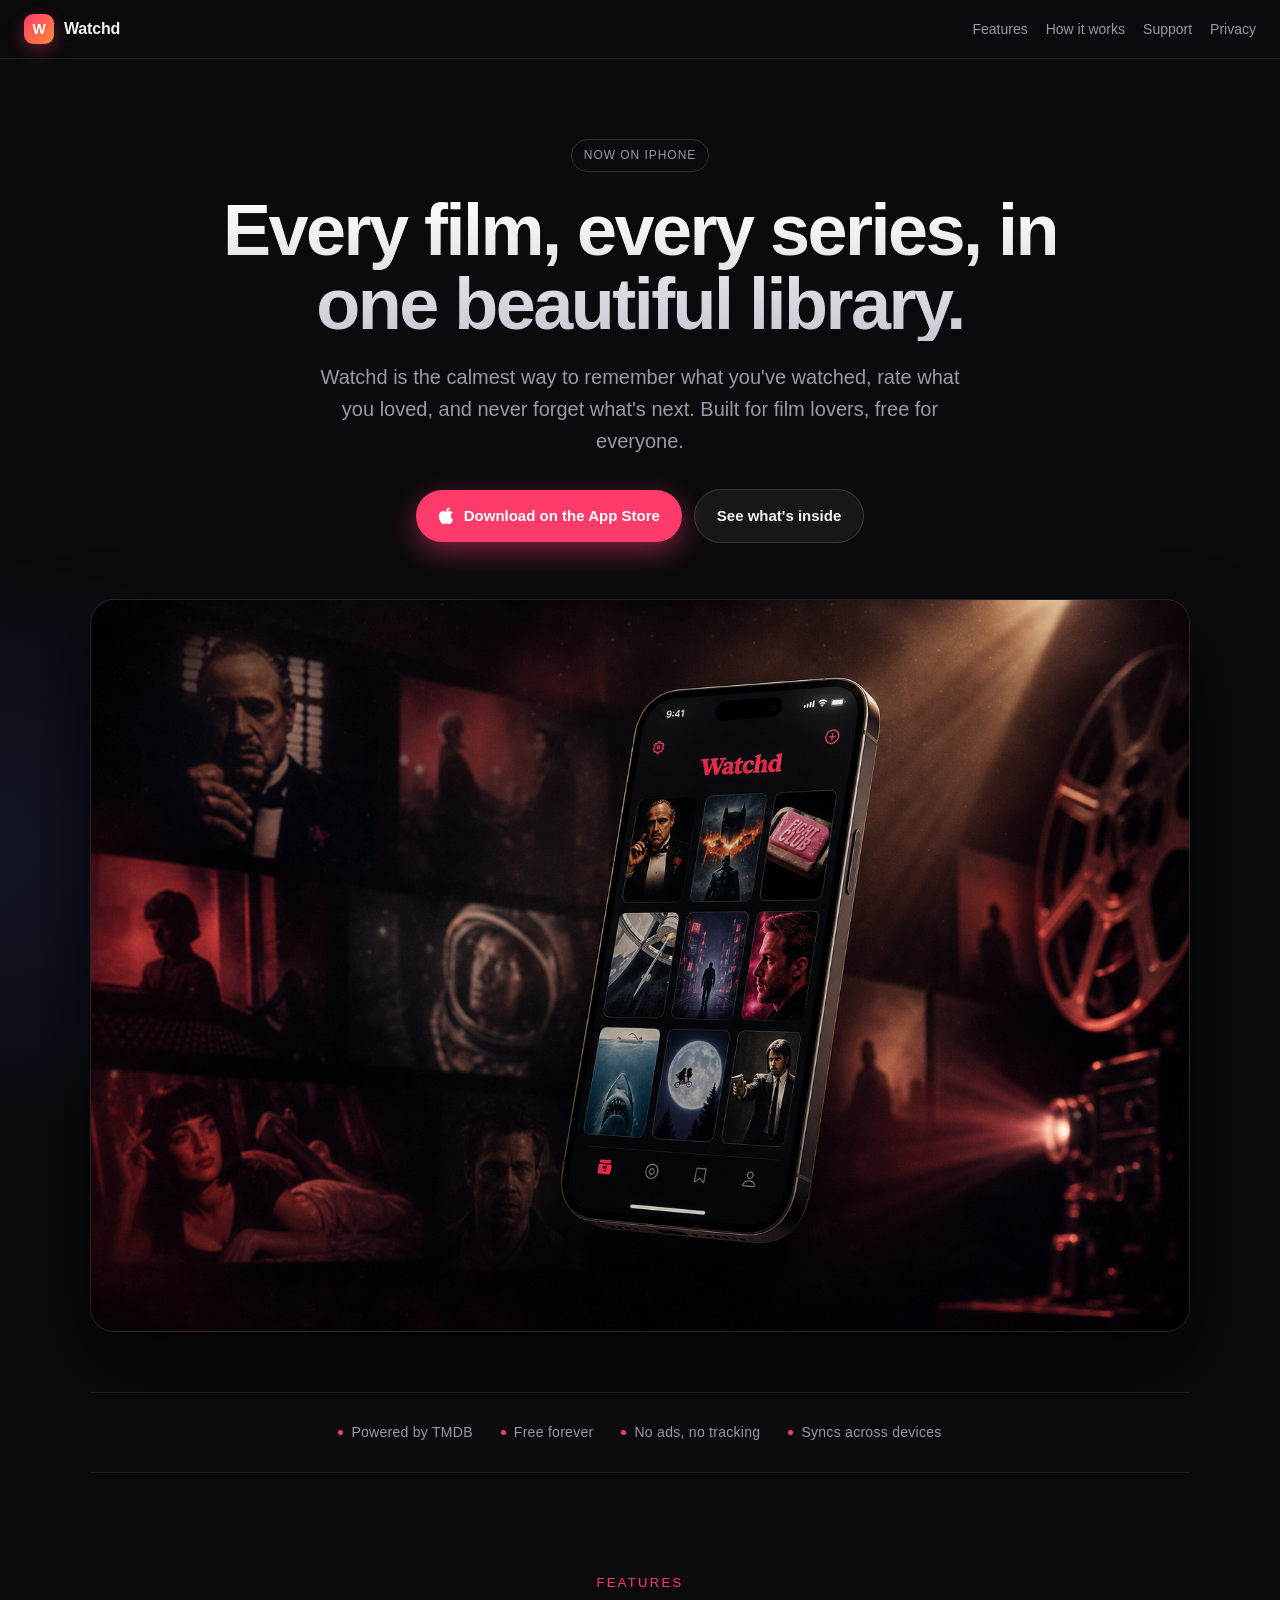
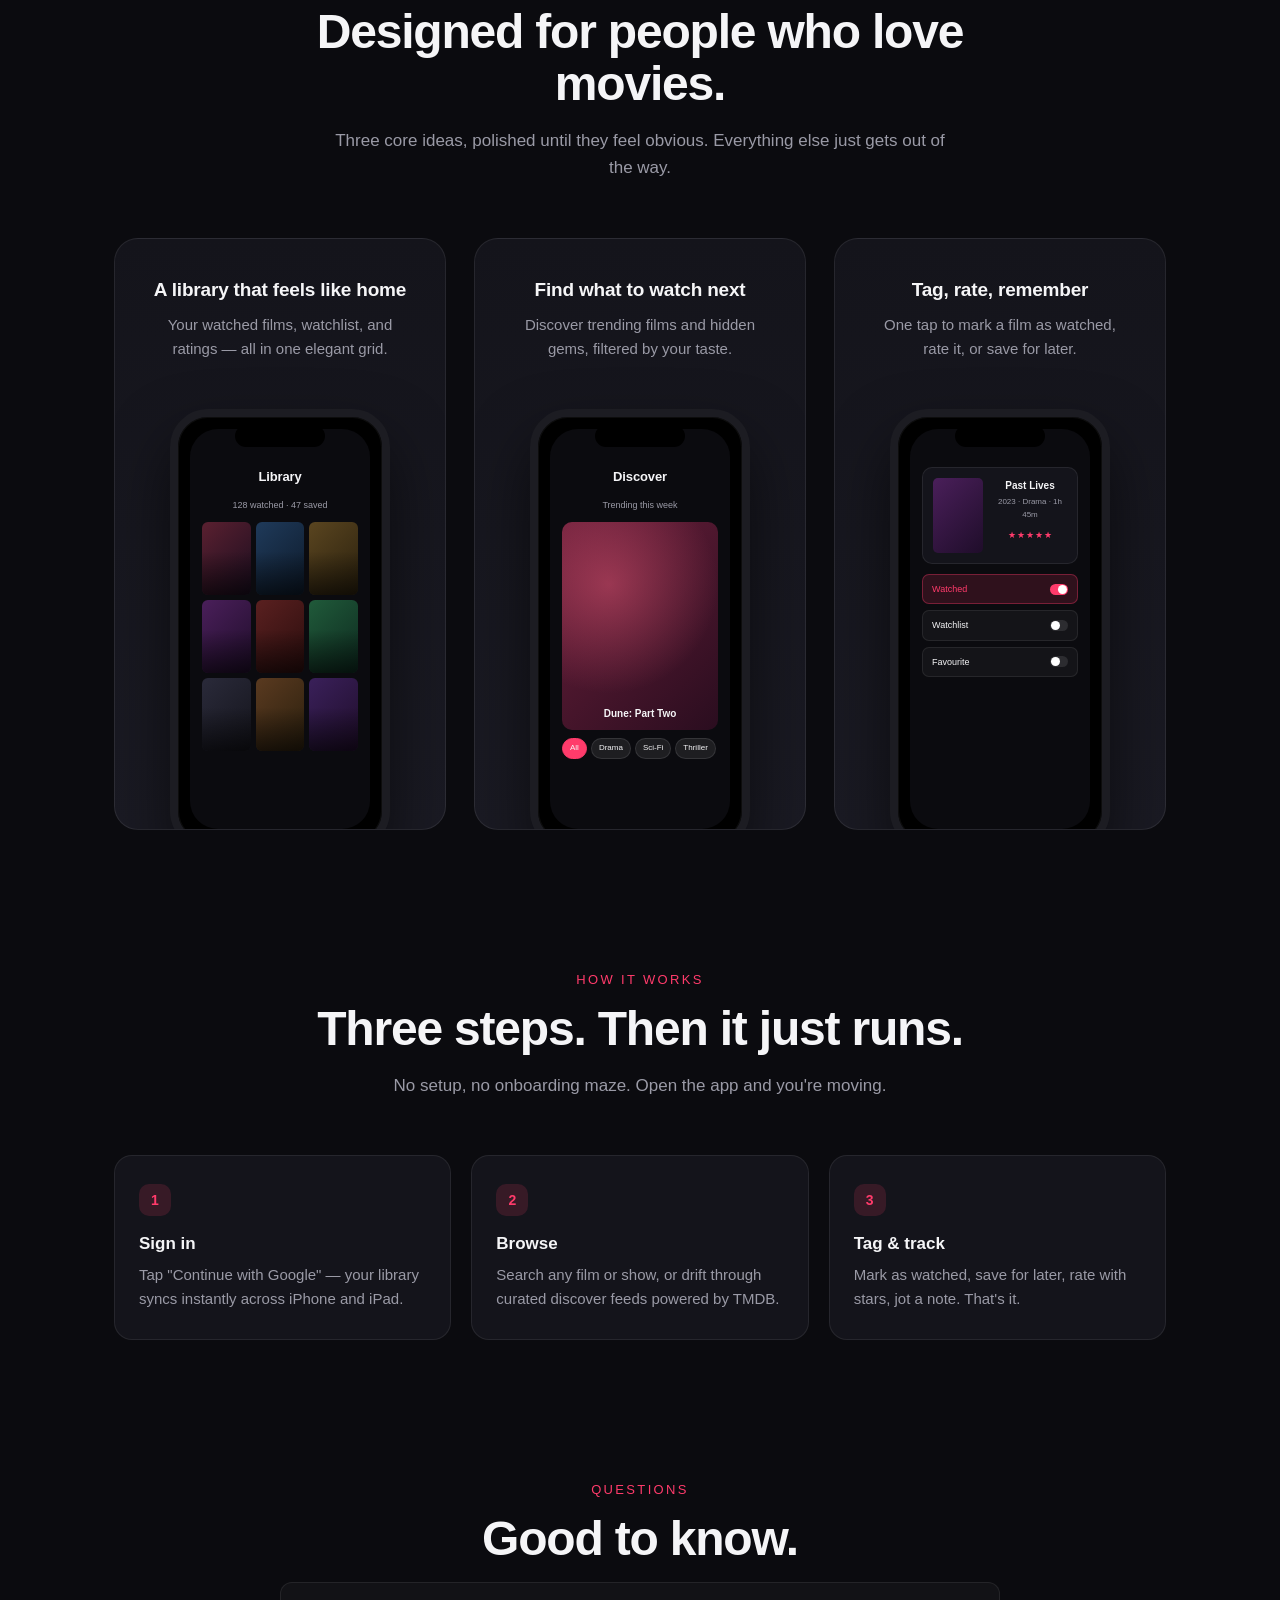
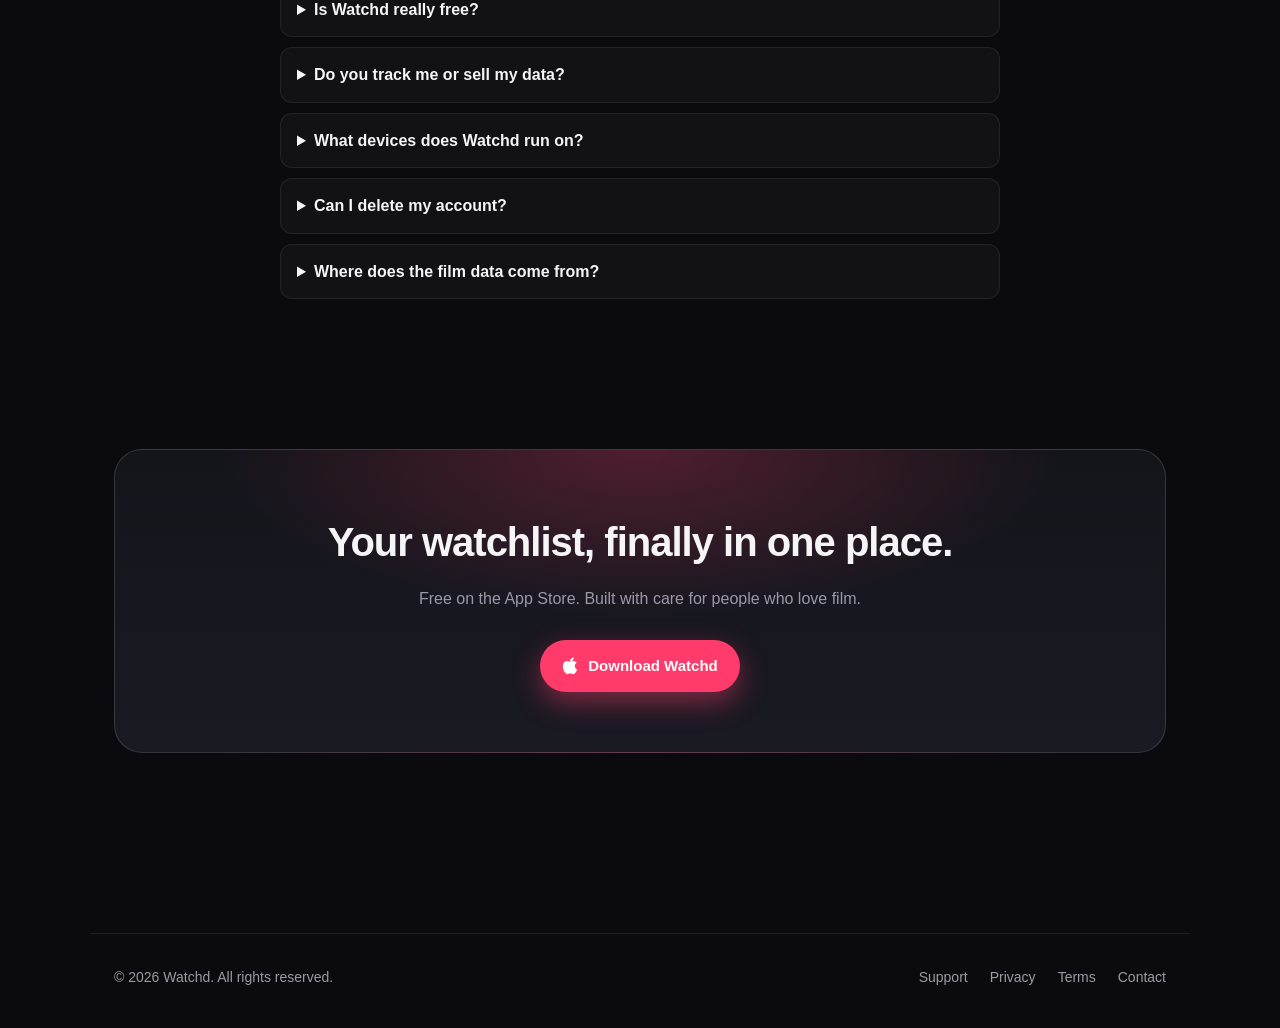
<file: watchd/index.html>
<!doctype html>
<html lang="en">
<head>
<meta charset="utf-8" />
<meta name="viewport" content="width=device-width, initial-scale=1" />
<title>Watchd — Track every movie & show. Beautifully.</title>
<meta name="description" content="Watchd is a beautifully simple iPhone app for tracking the movies and TV shows you watch, want to watch, and love. Free. No ads. No tracking." />
<meta property="og:title" content="Watchd — Track every movie & show" />
<meta property="og:description" content="A beautifully simple iPhone app for tracking what you watch." />
<meta property="og:image" content="./assets/hero.png" />
<meta property="og:type" content="website" />
<meta name="theme-color" content="#0b0b0f" />
<link rel="stylesheet" href="./assets/style.css" />
</head>
<body>
  <nav class="topnav">
    <a class="brand" href="./index.html">
      <span class="brand-logo">W</span>
      <span class="brand-name">Watchd</span>
    </a>
    <div class="topnav-links">
      <a href="#features">Features</a>
      <a href="#how">How it works</a>
      <a href="./support.html">Support</a>
      <a href="./privacy.html">Privacy</a>
    </div>
  </nav>

  <section class="hero">
    <span class="hero-eyebrow">Now on iPhone</span>
    <h1 class="hero-title">Every film, every series, in one beautiful library.</h1>
    <p class="hero-sub">Watchd is the calmest way to remember what you've watched, rate what you loved, and never forget what's next. Built for film lovers, free for everyone.</p>
    <div class="hero-cta">
      <a class="btn btn-primary" href="#" aria-label="Download on the App Store">
        <svg width="18" height="18" viewBox="0 0 24 24" fill="currentColor" aria-hidden="true"><path d="M17.05 12.04c-.03-2.94 2.4-4.36 2.51-4.43-1.37-2-3.5-2.27-4.26-2.3-1.81-.19-3.54 1.07-4.46 1.07-.93 0-2.35-1.05-3.86-1.02-1.98.03-3.82 1.16-4.84 2.94-2.07 3.59-.53 8.9 1.49 11.81.99 1.43 2.16 3.02 3.7 2.97 1.49-.06 2.05-.96 3.84-.96 1.79 0 2.3.96 3.86.93 1.6-.03 2.61-1.45 3.59-2.89 1.13-1.66 1.6-3.27 1.62-3.36-.04-.02-3.11-1.19-3.14-4.76M14.34 4.31c.82-1 1.37-2.38 1.22-3.76-1.18.05-2.61.79-3.46 1.78-.76.88-1.43 2.29-1.25 3.64 1.32.1 2.67-.67 3.49-1.66"/></svg>
        Download on the App Store
      </a>
      <a class="btn btn-ghost" href="#features">See what's inside</a>
    </div>
    <div class="hero-image reveal">
      <img src="./assets/hero.png" alt="Watchd app on iPhone, floating against a cinematic film-collage backdrop" loading="lazy" />
    </div>
  </section>

  <div class="strip">
    <span><i class="dot"></i> Powered by TMDB</span>
    <span><i class="dot"></i> Free forever</span>
    <span><i class="dot"></i> No ads, no tracking</span>
    <span><i class="dot"></i> Syncs across devices</span>
  </div>

  <section class="section" id="features">
    <span class="section-eyebrow">Features</span>
    <h2 class="section-title">Designed for people who love movies.</h2>
    <p class="section-sub">Three core ideas, polished until they feel obvious. Everything else just gets out of the way.</p>

    <div class="features">
      <article class="feature reveal">
        <h3>A library that feels like home</h3>
        <p>Your watched films, watchlist, and ratings — all in one elegant grid.</p>
        <div class="phone-wrap">
          <div class="phone">
            <div class="phone-screen">
              <div class="ps-title">Library</div>
              <div class="ps-sub">128 watched · 47 saved</div>
              <div class="ps-grid">
                <div class="ps-poster p1"></div>
                <div class="ps-poster p2"></div>
                <div class="ps-poster p3"></div>
                <div class="ps-poster p4"></div>
                <div class="ps-poster p5"></div>
                <div class="ps-poster p6"></div>
                <div class="ps-poster p7"></div>
                <div class="ps-poster p8"></div>
                <div class="ps-poster p9"></div>
              </div>
            </div>
          </div>
        </div>
      </article>

      <article class="feature reveal">
        <h3>Find what to watch next</h3>
        <p>Discover trending films and hidden gems, filtered by your taste.</p>
        <div class="phone-wrap">
          <div class="phone">
            <div class="phone-screen">
              <div class="ps-title">Discover</div>
              <div class="ps-sub">Trending this week</div>
              <div class="ps-hero">
                <div class="ps-hero-label">Dune: Part Two</div>
              </div>
              <div class="ps-chip-row">
                <span class="ps-chip active">All</span>
                <span class="ps-chip">Drama</span>
                <span class="ps-chip">Sci-Fi</span>
                <span class="ps-chip">Thriller</span>
              </div>
            </div>
          </div>
        </div>
      </article>

      <article class="feature reveal">
        <h3>Tag, rate, remember</h3>
        <p>One tap to mark a film as watched, rate it, or save for later.</p>
        <div class="phone-wrap">
          <div class="phone">
            <div class="phone-screen">
              <div class="ps-tag-card">
                <div class="ps-tag-poster"></div>
                <div class="ps-tag-content">
                  <div class="ps-tag-title">Past Lives</div>
                  <div class="ps-tag-meta">2023 · Drama · 1h 45m</div>
                  <div class="ps-stars">★★★★★</div>
                </div>
              </div>
              <div class="ps-actions">
                <div class="ps-action on">
                  <span>Watched</span>
                  <span class="ps-toggle on"></span>
                </div>
                <div class="ps-action">
                  <span>Watchlist</span>
                  <span class="ps-toggle"></span>
                </div>
                <div class="ps-action">
                  <span>Favourite</span>
                  <span class="ps-toggle"></span>
                </div>
              </div>
            </div>
          </div>
        </div>
      </article>
    </div>
  </section>

  <section class="section" id="how" style="padding-top: 40px;">
    <span class="section-eyebrow">How it works</span>
    <h2 class="section-title">Three steps. Then it just runs.</h2>
    <p class="section-sub">No setup, no onboarding maze. Open the app and you're moving.</p>

    <div class="steps">
      <div class="step reveal">
        <div class="step-num">1</div>
        <h3>Sign in</h3>
        <p>Tap "Continue with Google" — your library syncs instantly across iPhone and iPad.</p>
      </div>
      <div class="step reveal">
        <div class="step-num">2</div>
        <h3>Browse</h3>
        <p>Search any film or show, or drift through curated discover feeds powered by TMDB.</p>
      </div>
      <div class="step reveal">
        <div class="step-num">3</div>
        <h3>Tag &amp; track</h3>
        <p>Mark as watched, save for later, rate with stars, jot a note. That's it.</p>
      </div>
    </div>
  </section>

  <section class="section" style="padding-top: 40px;">
    <span class="section-eyebrow">Questions</span>
    <h2 class="section-title">Good to know.</h2>
    <div style="max-width: 720px; margin: 0 auto;">
      <details>
        <summary>Is Watchd really free?</summary>
        <p>Yes. No subscriptions, no in-app purchases, no ads. We may add optional premium features later, but the core experience stays free.</p>
      </details>
      <details>
        <summary>Do you track me or sell my data?</summary>
        <p>No. We don't run analytics SDKs, advertising networks, or any cross-app tracking. Read our <a href="./privacy.html">Privacy Policy</a> for the full breakdown.</p>
      </details>
      <details>
        <summary>What devices does Watchd run on?</summary>
        <p>iPhone (iOS 18 and later). iPad and Apple TV support are on the roadmap.</p>
      </details>
      <details>
        <summary>Can I delete my account?</summary>
        <p>Anytime, from Settings → Account → Delete account. Your data is permanently removed.</p>
      </details>
      <details>
        <summary>Where does the film data come from?</summary>
        <p>From <a href="https://www.themoviedb.org" target="_blank" rel="noopener">TMDB</a>. Watchd is not endorsed or certified by TMDB.</p>
      </details>
    </div>
  </section>

  <section class="section" style="padding-top: 40px;">
    <div class="cta-card reveal">
      <h2>Your watchlist, finally in one place.</h2>
      <p>Free on the App Store. Built with care for people who love film.</p>
      <a class="btn btn-primary" href="#">
        <svg width="18" height="18" viewBox="0 0 24 24" fill="currentColor" aria-hidden="true"><path d="M17.05 12.04c-.03-2.94 2.4-4.36 2.51-4.43-1.37-2-3.5-2.27-4.26-2.3-1.81-.19-3.54 1.07-4.46 1.07-.93 0-2.35-1.05-3.86-1.02-1.98.03-3.82 1.16-4.84 2.94-2.07 3.59-.53 8.9 1.49 11.81.99 1.43 2.16 3.02 3.7 2.97 1.49-.06 2.05-.96 3.84-.96 1.79 0 2.3.96 3.86.93 1.6-.03 2.61-1.45 3.59-2.89 1.13-1.66 1.6-3.27 1.62-3.36-.04-.02-3.11-1.19-3.14-4.76M14.34 4.31c.82-1 1.37-2.38 1.22-3.76-1.18.05-2.61.79-3.46 1.78-.76.88-1.43 2.29-1.25 3.64 1.32.1 2.67-.67 3.49-1.66"/></svg>
        Download Watchd
      </a>
    </div>
  </section>

  <footer class="site-footer">
    <div>&copy; <span id="y"></span> Watchd. All rights reserved.</div>
    <div class="site-footer-links">
      <a href="./support.html">Support</a>
      <a href="./privacy.html">Privacy</a>
      <a href="./terms.html">Terms</a>
      <a href="mailto:support@watchd.app">Contact</a>
    </div>
  </footer>

  <script>
    document.getElementById('y').textContent = new Date().getFullYear();
    const io = new IntersectionObserver((entries) => {
      for (const e of entries) {
        if (e.isIntersecting) {
          e.target.classList.add('in');
          io.unobserve(e.target);
        }
      }
    }, { threshold: 0.12 });
    document.querySelectorAll('.reveal').forEach(el => io.observe(el));
  </script>
</body>
</html>
</file>
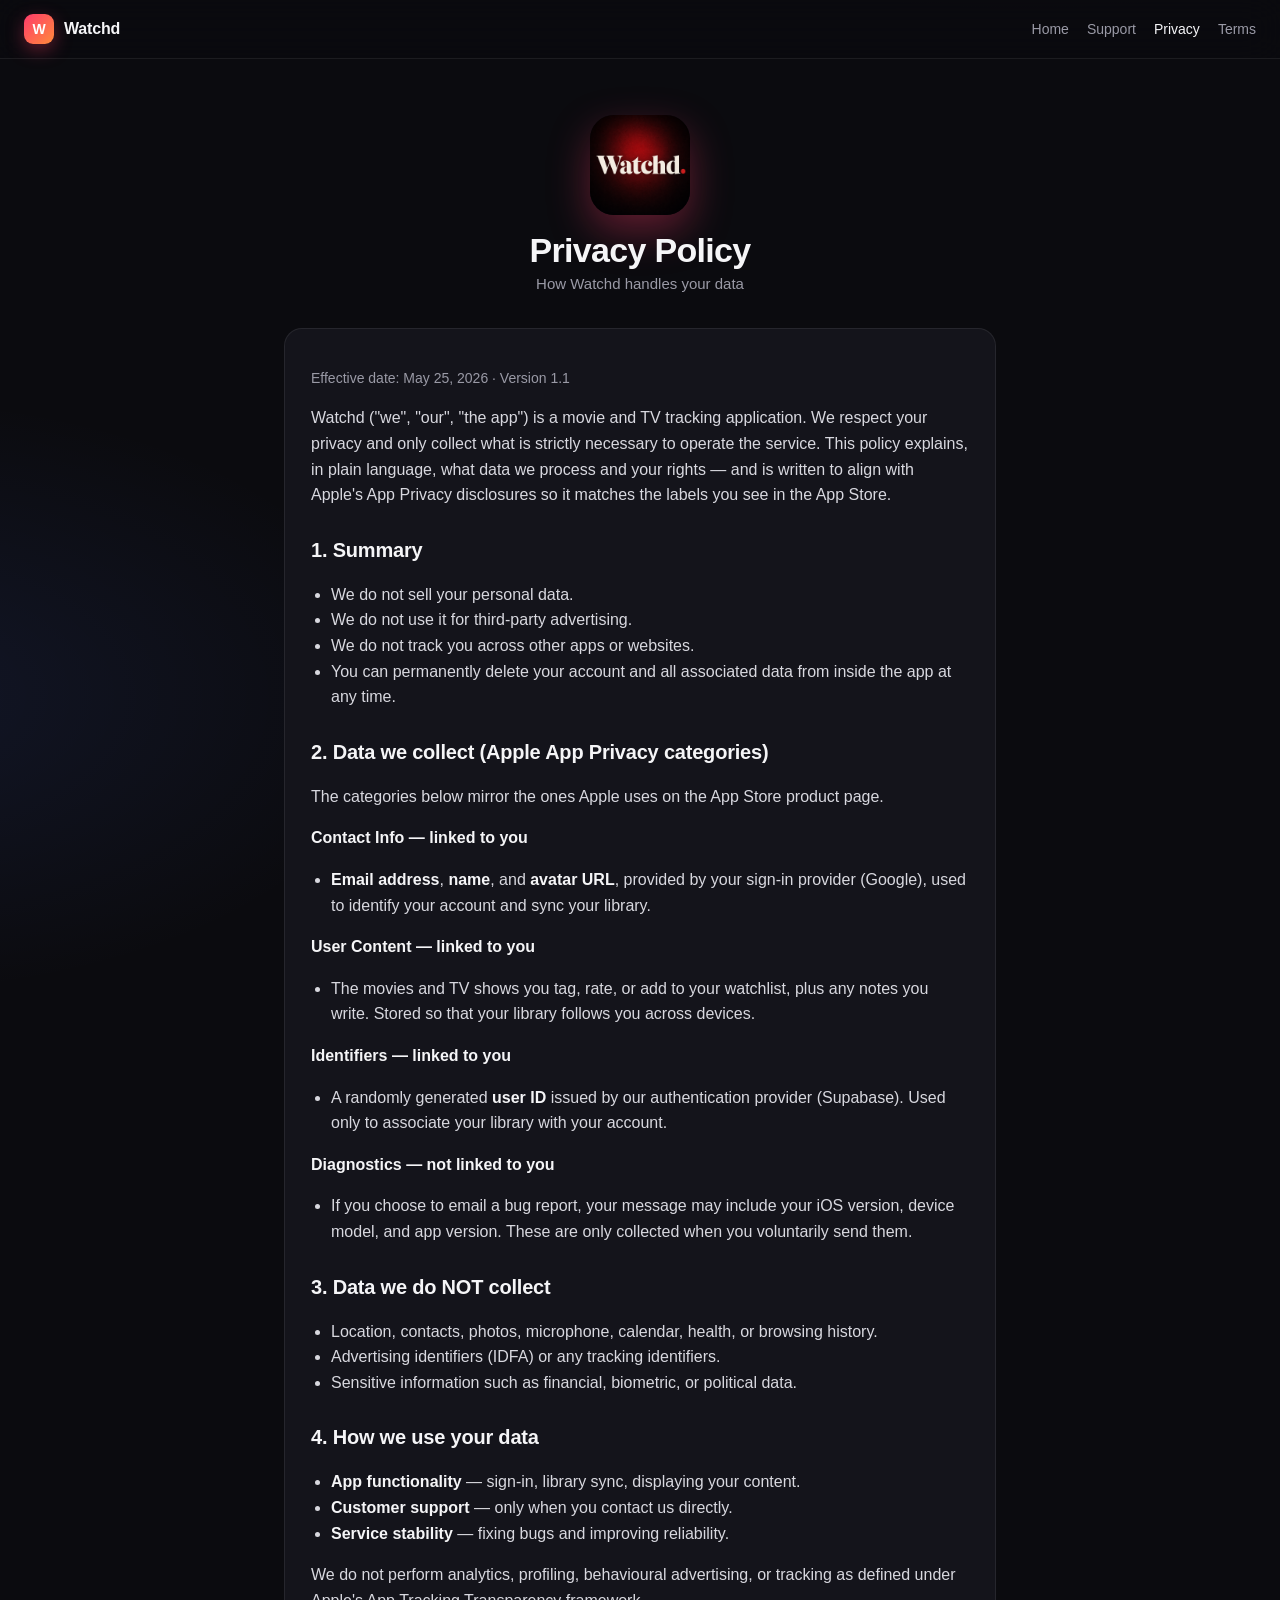
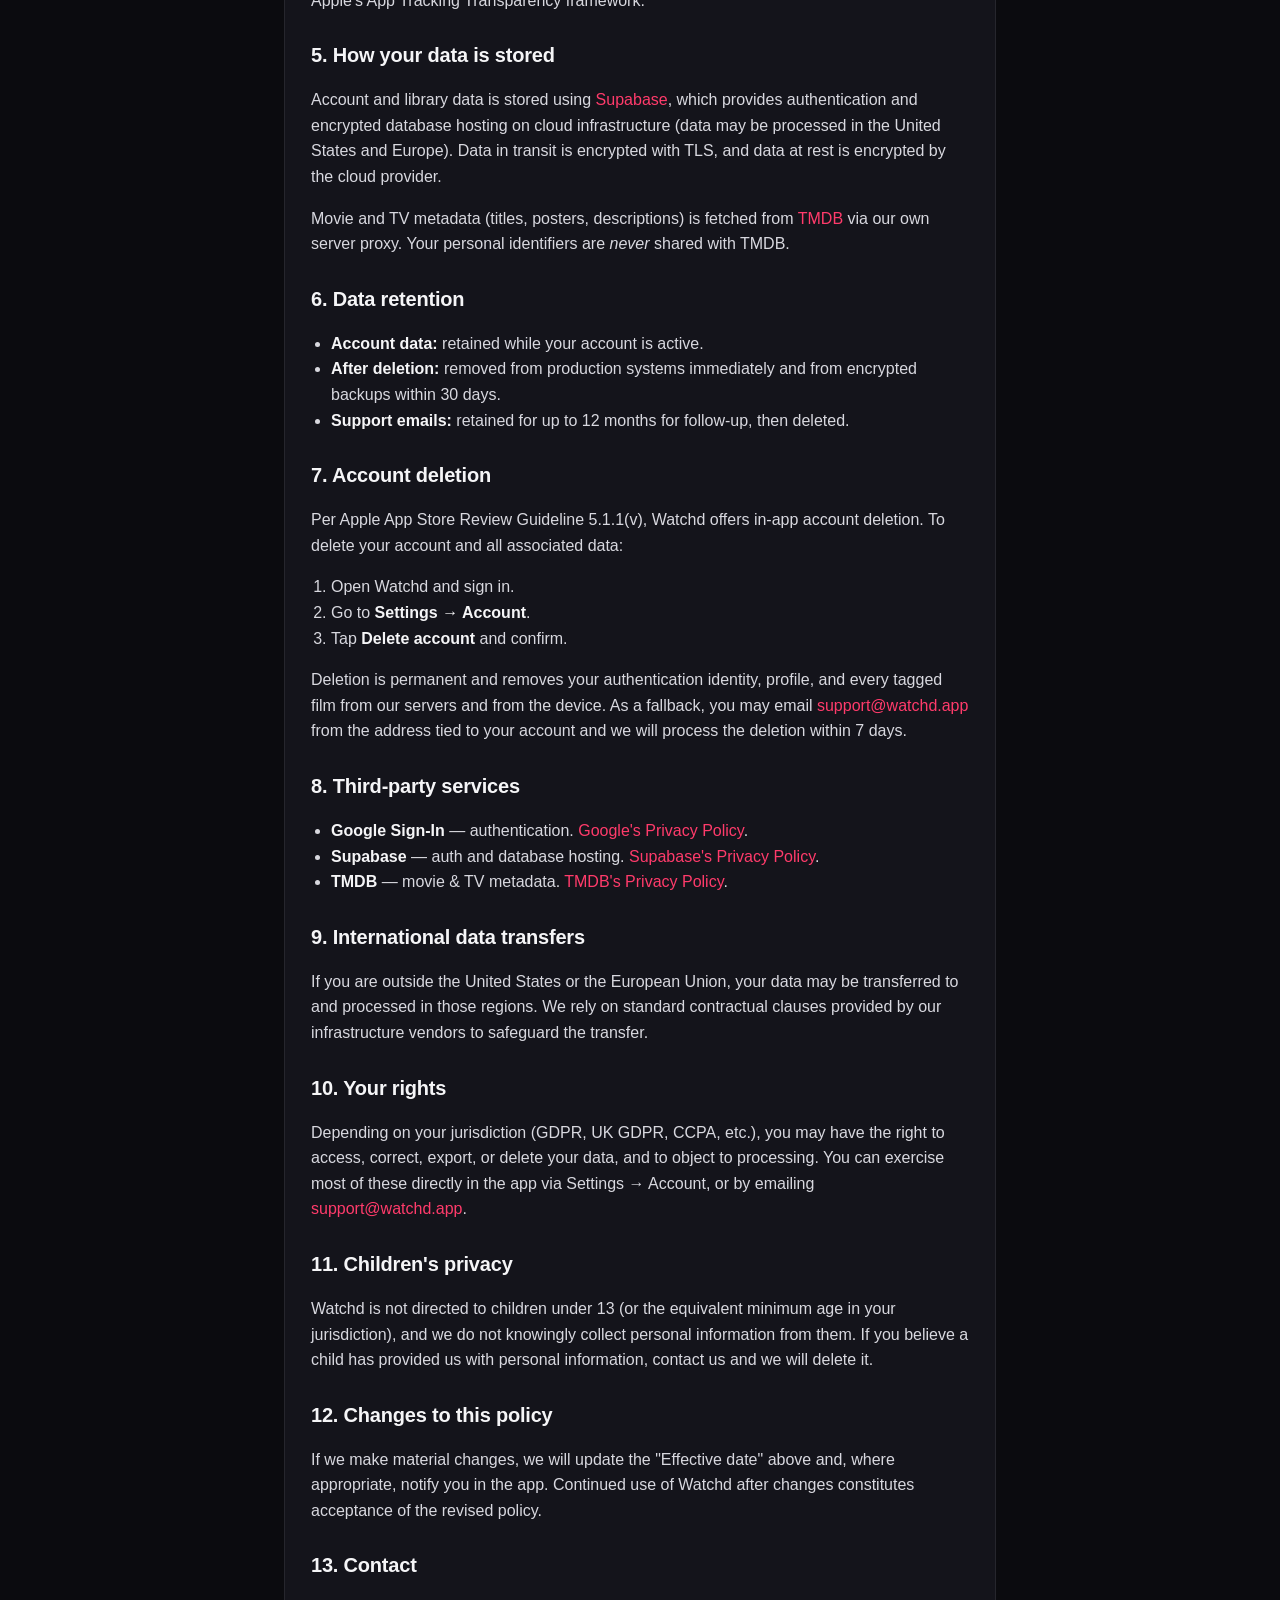
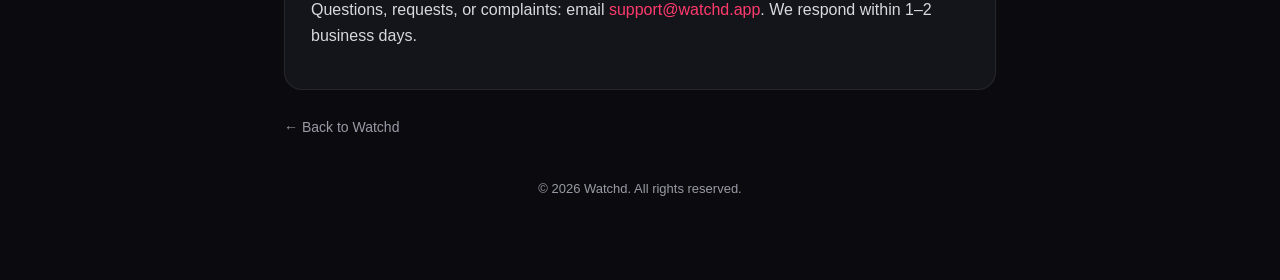
<file: watchd/privacy.html>
<!doctype html>
<html lang="en">
<head>
<meta charset="utf-8" />
<meta name="viewport" content="width=device-width, initial-scale=1" />
<title>Watchd — Privacy Policy</title>
<meta name="description" content="Privacy Policy for Watchd, the movie & TV tracking app." />
<link rel="stylesheet" href="./assets/style.css" />
</head>
<body>
  <nav class="topnav">
    <a class="brand" href="./index.html">
      <span class="brand-logo">W</span>
      <span class="brand-name">Watchd</span>
    </a>
    <div class="topnav-links">
      <a href="./index.html">Home</a>
      <a href="./support.html">Support</a>
      <a href="./privacy.html" aria-current="page">Privacy</a>
      <a href="./terms.html">Terms</a>
    </div>
  </nav>

  <main class="wrap narrow">
    <header class="page-header">
      <div class="logo"><img src="./icon.png" alt="Watchd" /></div>
      <div>
        <h1>Privacy Policy</h1>
        <div class="tag">How Watchd handles your data</div>
      </div>
    </header>

    <section class="card">
      <p class="muted">Effective date: May 25, 2026 · Version 1.1</p>
      <p>Watchd ("we", "our", "the app") is a movie and TV tracking application. We respect your privacy and only collect what is strictly necessary to operate the service. This policy explains, in plain language, what data we process and your rights — and is written to align with Apple's App Privacy disclosures so it matches the labels you see in the App Store.</p>

      <h2>1. Summary</h2>
      <ul>
        <li>We do not sell your personal data.</li>
        <li>We do not use it for third-party advertising.</li>
        <li>We do not track you across other apps or websites.</li>
        <li>You can permanently delete your account and all associated data from inside the app at any time.</li>
      </ul>

      <h2>2. Data we collect (Apple App Privacy categories)</h2>
      <p>The categories below mirror the ones Apple uses on the App Store product page.</p>

      <h3>Contact Info — linked to you</h3>
      <ul>
        <li><strong>Email address</strong>, <strong>name</strong>, and <strong>avatar URL</strong>, provided by your sign-in provider (Google), used to identify your account and sync your library.</li>
      </ul>

      <h3>User Content — linked to you</h3>
      <ul>
        <li>The movies and TV shows you tag, rate, or add to your watchlist, plus any notes you write. Stored so that your library follows you across devices.</li>
      </ul>

      <h3>Identifiers — linked to you</h3>
      <ul>
        <li>A randomly generated <strong>user ID</strong> issued by our authentication provider (Supabase). Used only to associate your library with your account.</li>
      </ul>

      <h3>Diagnostics — not linked to you</h3>
      <ul>
        <li>If you choose to email a bug report, your message may include your iOS version, device model, and app version. These are only collected when you voluntarily send them.</li>
      </ul>

      <h2>3. Data we do NOT collect</h2>
      <ul>
        <li>Location, contacts, photos, microphone, calendar, health, or browsing history.</li>
        <li>Advertising identifiers (IDFA) or any tracking identifiers.</li>
        <li>Sensitive information such as financial, biometric, or political data.</li>
      </ul>

      <h2>4. How we use your data</h2>
      <ul>
        <li><strong>App functionality</strong> — sign-in, library sync, displaying your content.</li>
        <li><strong>Customer support</strong> — only when you contact us directly.</li>
        <li><strong>Service stability</strong> — fixing bugs and improving reliability.</li>
      </ul>
      <p>We do not perform analytics, profiling, behavioural advertising, or tracking as defined under Apple's App Tracking Transparency framework.</p>

      <h2>5. How your data is stored</h2>
      <p>Account and library data is stored using <a href="https://supabase.com" target="_blank" rel="noopener">Supabase</a>, which provides authentication and encrypted database hosting on cloud infrastructure (data may be processed in the United States and Europe). Data in transit is encrypted with TLS, and data at rest is encrypted by the cloud provider.</p>
      <p>Movie and TV metadata (titles, posters, descriptions) is fetched from <a href="https://www.themoviedb.org" target="_blank" rel="noopener">TMDB</a> via our own server proxy. Your personal identifiers are <em>never</em> shared with TMDB.</p>

      <h2>6. Data retention</h2>
      <ul>
        <li><strong>Account data:</strong> retained while your account is active.</li>
        <li><strong>After deletion:</strong> removed from production systems immediately and from encrypted backups within 30 days.</li>
        <li><strong>Support emails:</strong> retained for up to 12 months for follow-up, then deleted.</li>
      </ul>

      <h2>7. Account deletion</h2>
      <p>Per Apple App Store Review Guideline 5.1.1(v), Watchd offers in-app account deletion. To delete your account and all associated data:</p>
      <ol>
        <li>Open Watchd and sign in.</li>
        <li>Go to <strong>Settings → Account</strong>.</li>
        <li>Tap <strong>Delete account</strong> and confirm.</li>
      </ol>
      <p>Deletion is permanent and removes your authentication identity, profile, and every tagged film from our servers and from the device. As a fallback, you may email <a href="mailto:support@watchd.app">support@watchd.app</a> from the address tied to your account and we will process the deletion within 7 days.</p>

      <h2>8. Third-party services</h2>
      <ul>
        <li><strong>Google Sign-In</strong> — authentication. <a href="https://policies.google.com/privacy" target="_blank" rel="noopener">Google's Privacy Policy</a>.</li>
        <li><strong>Supabase</strong> — auth and database hosting. <a href="https://supabase.com/privacy" target="_blank" rel="noopener">Supabase's Privacy Policy</a>.</li>
        <li><strong>TMDB</strong> — movie & TV metadata. <a href="https://www.themoviedb.org/privacy-policy" target="_blank" rel="noopener">TMDB's Privacy Policy</a>.</li>
      </ul>

      <h2>9. International data transfers</h2>
      <p>If you are outside the United States or the European Union, your data may be transferred to and processed in those regions. We rely on standard contractual clauses provided by our infrastructure vendors to safeguard the transfer.</p>

      <h2>10. Your rights</h2>
      <p>Depending on your jurisdiction (GDPR, UK GDPR, CCPA, etc.), you may have the right to access, correct, export, or delete your data, and to object to processing. You can exercise most of these directly in the app via Settings → Account, or by emailing <a href="mailto:support@watchd.app">support@watchd.app</a>.</p>

      <h2>11. Children's privacy</h2>
      <p>Watchd is not directed to children under 13 (or the equivalent minimum age in your jurisdiction), and we do not knowingly collect personal information from them. If you believe a child has provided us with personal information, contact us and we will delete it.</p>

      <h2>12. Changes to this policy</h2>
      <p>If we make material changes, we will update the "Effective date" above and, where appropriate, notify you in the app. Continued use of Watchd after changes constitutes acceptance of the revised policy.</p>

      <h2>13. Contact</h2>
      <p>Questions, requests, or complaints: email <a href="mailto:support@watchd.app">support@watchd.app</a>. We respond within 1–2 business days.</p>
    </section>

    <div class="nav-back"><a href="./index.html">← Back to Watchd</a></div>

    <footer>
      &copy; <span id="y"></span> Watchd. All rights reserved.
    </footer>
  </main>
  <script>document.getElementById('y').textContent = new Date().getFullYear();</script>
</body>
</html>
</file>
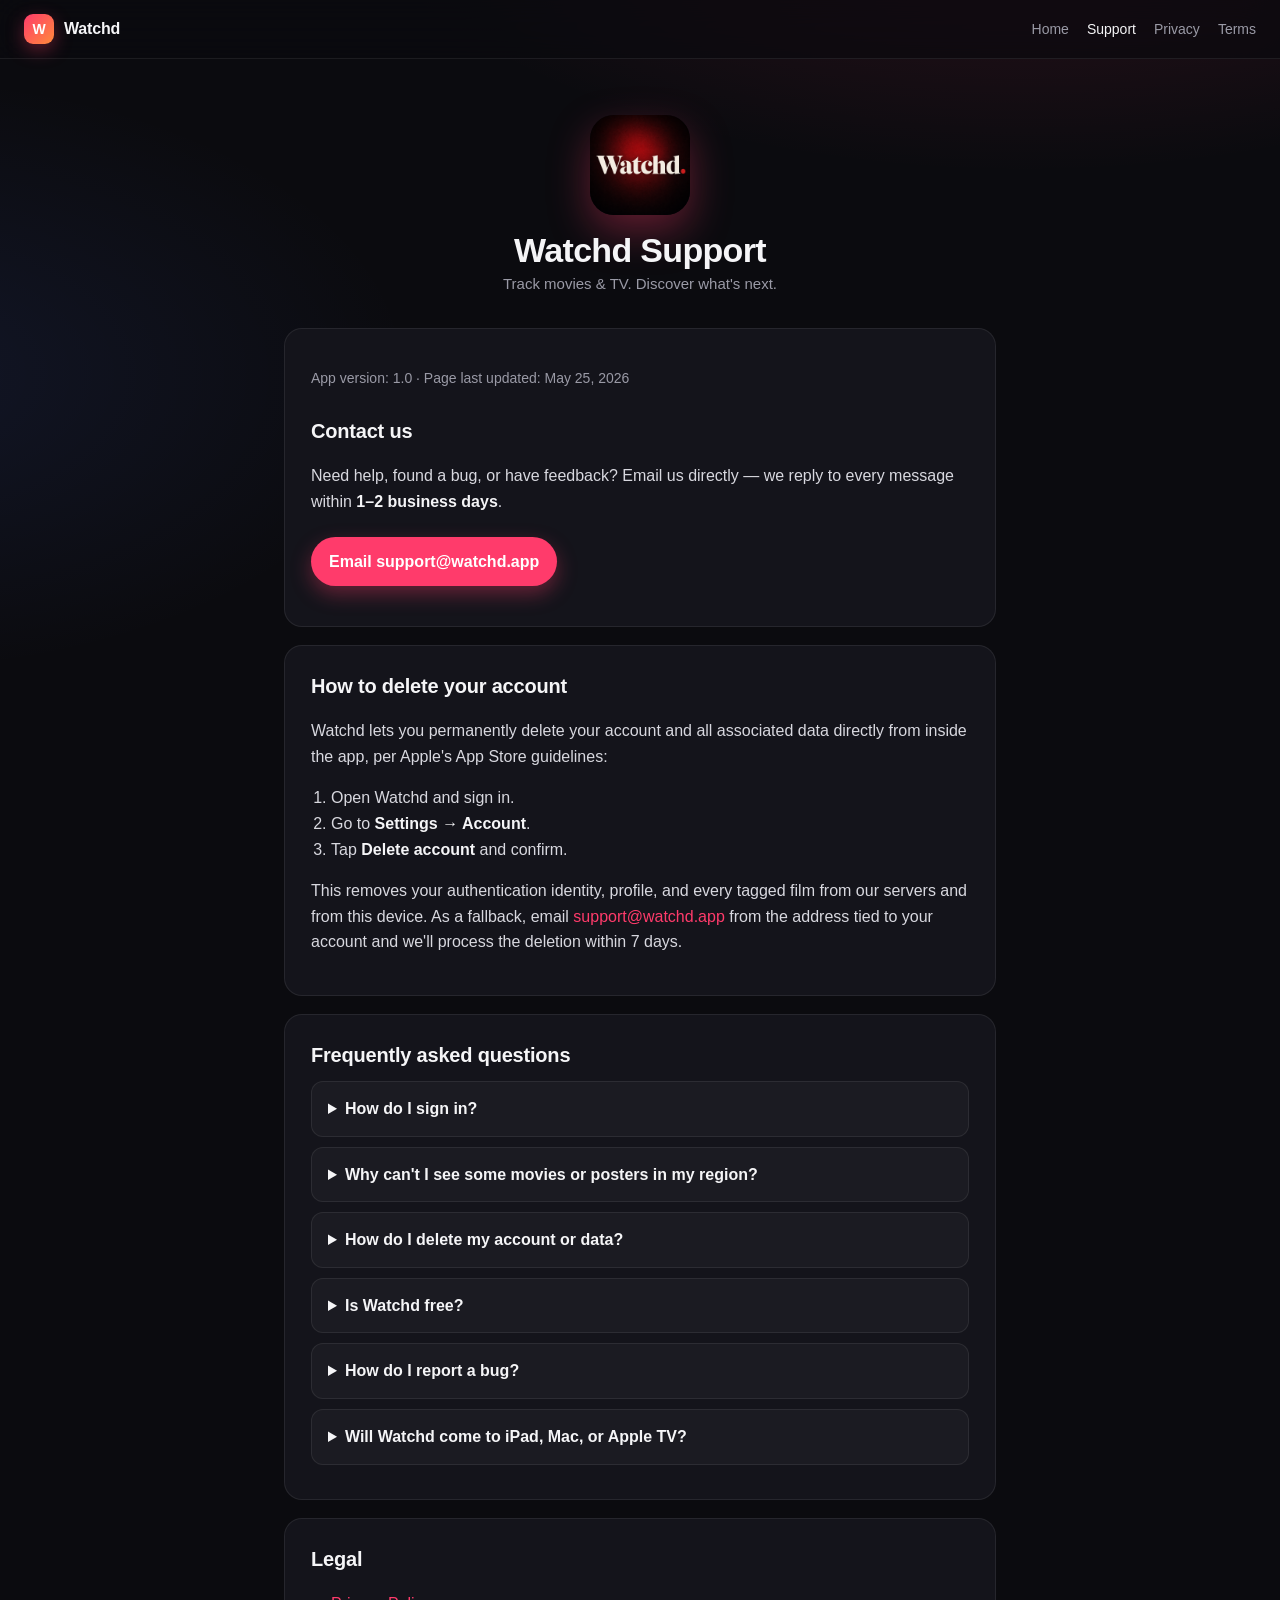
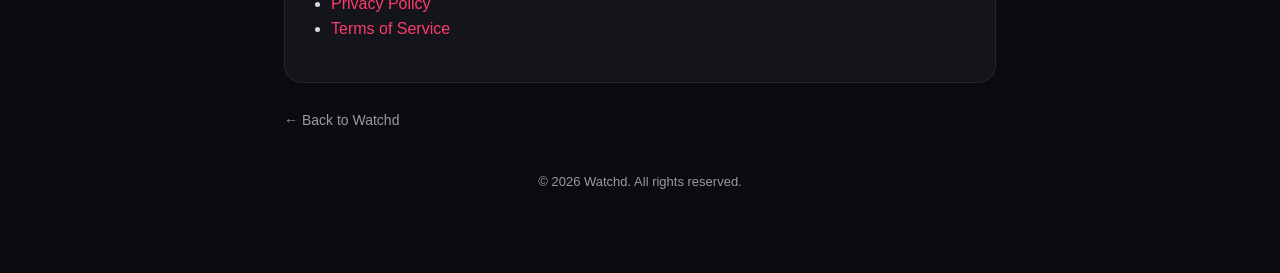
<file: watchd/support.html>
<!doctype html>
<html lang="en">
<head>
<meta charset="utf-8" />
<meta name="viewport" content="width=device-width, initial-scale=1" />
<title>Watchd — Support</title>
<meta name="description" content="Support and contact for Watchd, the movie & TV tracking app." />
<link rel="stylesheet" href="./assets/style.css" />
</head>
<body>
  <nav class="topnav">
    <a class="brand" href="./index.html">
      <span class="brand-logo">W</span>
      <span class="brand-name">Watchd</span>
    </a>
    <div class="topnav-links">
      <a href="./index.html">Home</a>
      <a href="./support.html" aria-current="page">Support</a>
      <a href="./privacy.html">Privacy</a>
      <a href="./terms.html">Terms</a>
    </div>
  </nav>

  <main class="wrap narrow">
    <header class="page-header">
      <div class="logo"><img src="./icon.png" alt="Watchd" /></div>
      <div>
        <h1>Watchd Support</h1>
        <div class="tag">Track movies &amp; TV. Discover what's next.</div>
      </div>
    </header>

    <section class="card">
      <p class="muted">App version: 1.0 · Page last updated: May 25, 2026</p>
      <h2>Contact us</h2>
      <p>Need help, found a bug, or have feedback? Email us directly — we reply to every message within <strong>1–2 business days</strong>.</p>
      <p><a class="contact-btn" href="mailto:support@watchd.app">Email support@watchd.app</a></p>
    </section>

    <section class="card" id="delete-account">
      <h2>How to delete your account</h2>
      <p>Watchd lets you permanently delete your account and all associated data directly from inside the app, per Apple's App Store guidelines:</p>
      <ol>
        <li>Open Watchd and sign in.</li>
        <li>Go to <strong>Settings → Account</strong>.</li>
        <li>Tap <strong>Delete account</strong> and confirm.</li>
      </ol>
      <p>This removes your authentication identity, profile, and every tagged film from our servers and from this device. As a fallback, email <a href="mailto:support@watchd.app">support@watchd.app</a> from the address tied to your account and we'll process the deletion within 7 days.</p>
    </section>

    <section class="card">
      <h2>Frequently asked questions</h2>

      <details>
        <summary>How do I sign in?</summary>
        <p>Open the app and tap <em>Sign in</em>. Watchd uses Google sign-in. Your watchlist and ratings sync automatically across your devices once you're signed in.</p>
      </details>

      <details>
        <summary>Why can't I see some movies or posters in my region?</summary>
        <p>Watchd uses TMDB for film and TV metadata. If a title or image isn't loading, try again in a few seconds — content is cached and refreshed regularly. If the issue persists, please email us with the title and your country.</p>
      </details>

      <details>
        <summary>How do I delete my account or data?</summary>
        <p>See the <a href="#delete-account">section above</a>: <em>Settings → Account → Delete account</em>. Deletion is permanent and immediate.</p>
      </details>

      <details>
        <summary>Is Watchd free?</summary>
        <p>Yes — Watchd is completely free to use. There are no subscriptions, in-app purchases, or ads.</p>
      </details>

      <details>
        <summary>How do I report a bug?</summary>
        <p>Email us with: your iOS version, iPhone model, app version (found in <em>Settings</em>), and a short description or screen recording of the issue. The more detail, the faster we can fix it.</p>
      </details>

      <details>
        <summary>Will Watchd come to iPad, Mac, or Apple TV?</summary>
        <p>iPhone is our main focus today. iPad and Apple TV are on the roadmap — let us know which you'd want first.</p>
      </details>
    </section>

    <section class="card">
      <h2>Legal</h2>
      <ul>
        <li><a href="./privacy.html">Privacy Policy</a></li>
        <li><a href="./terms.html">Terms of Service</a></li>
      </ul>
    </section>

    <div class="nav-back"><a href="./index.html">← Back to Watchd</a></div>

    <footer>
      &copy; <span id="y"></span> Watchd. All rights reserved.
    </footer>
  </main>
  <script>document.getElementById('y').textContent = new Date().getFullYear();</script>
</body>
</html>
</file>
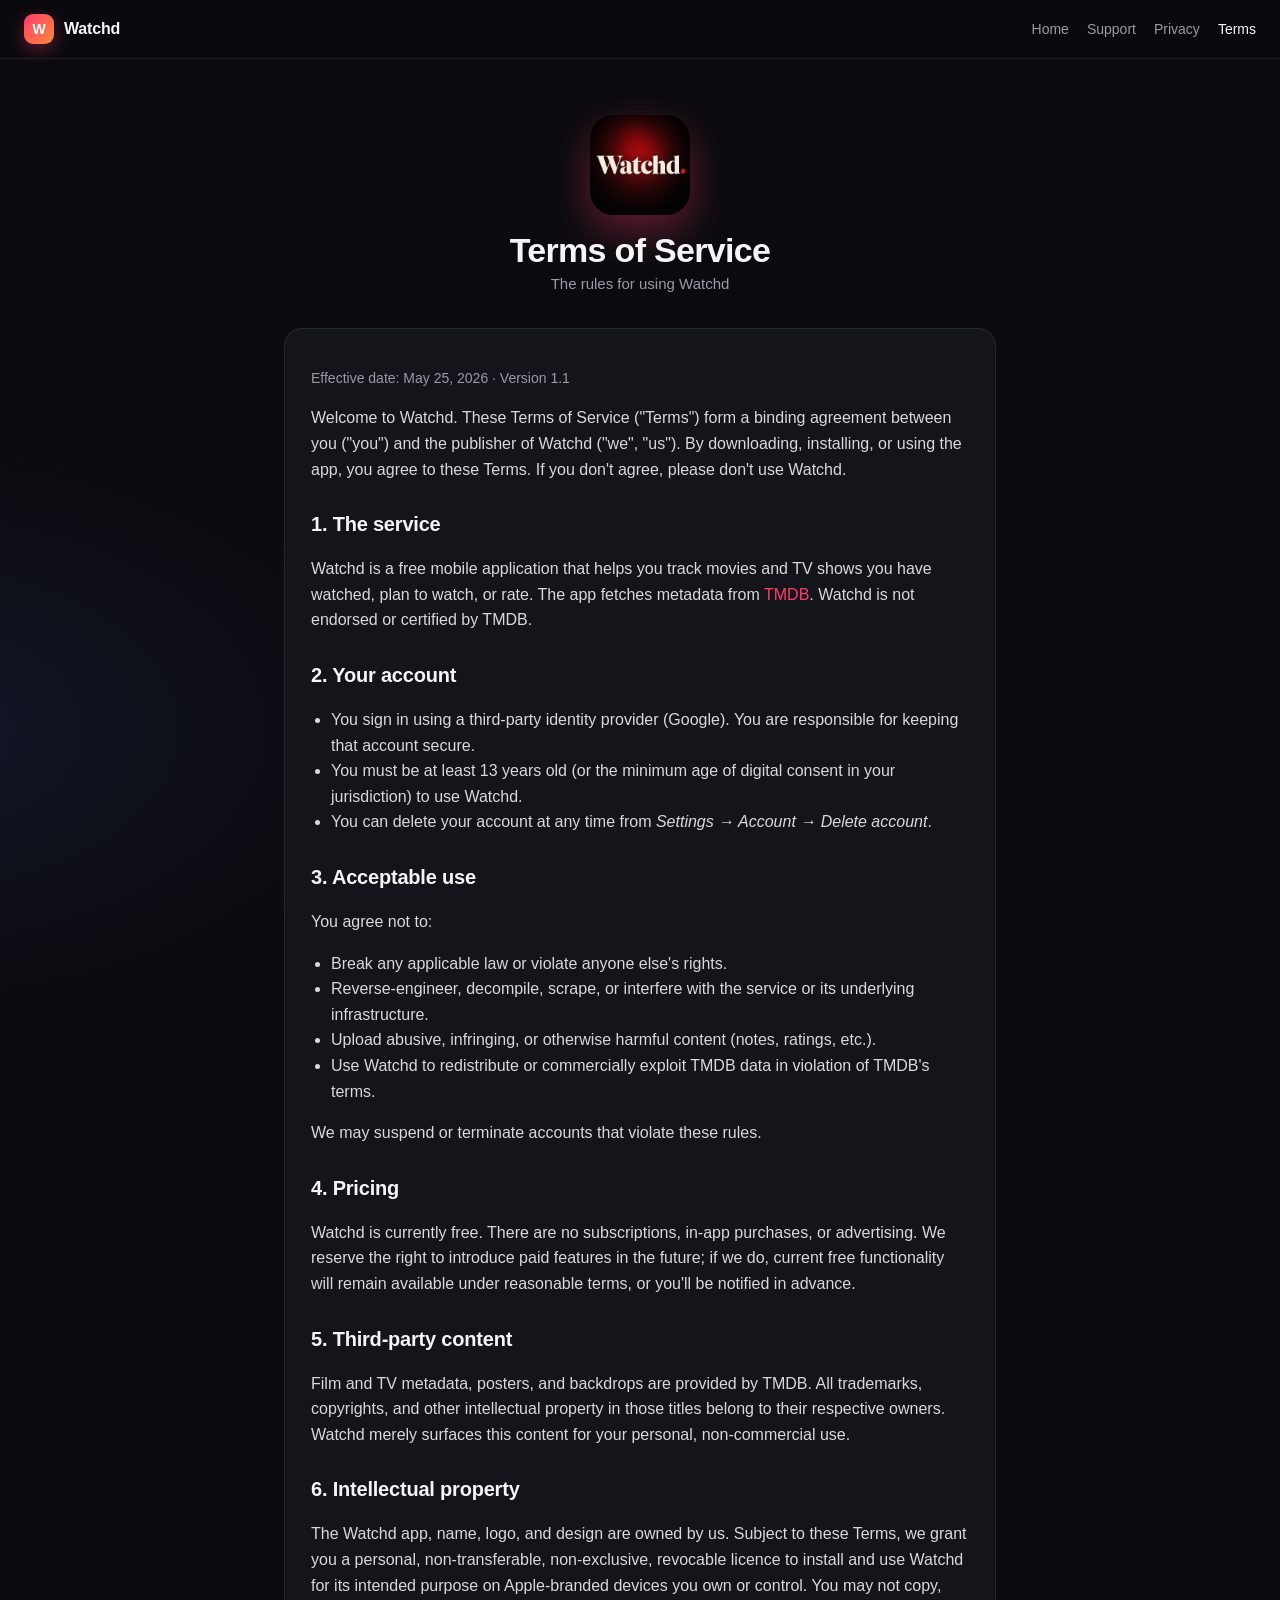
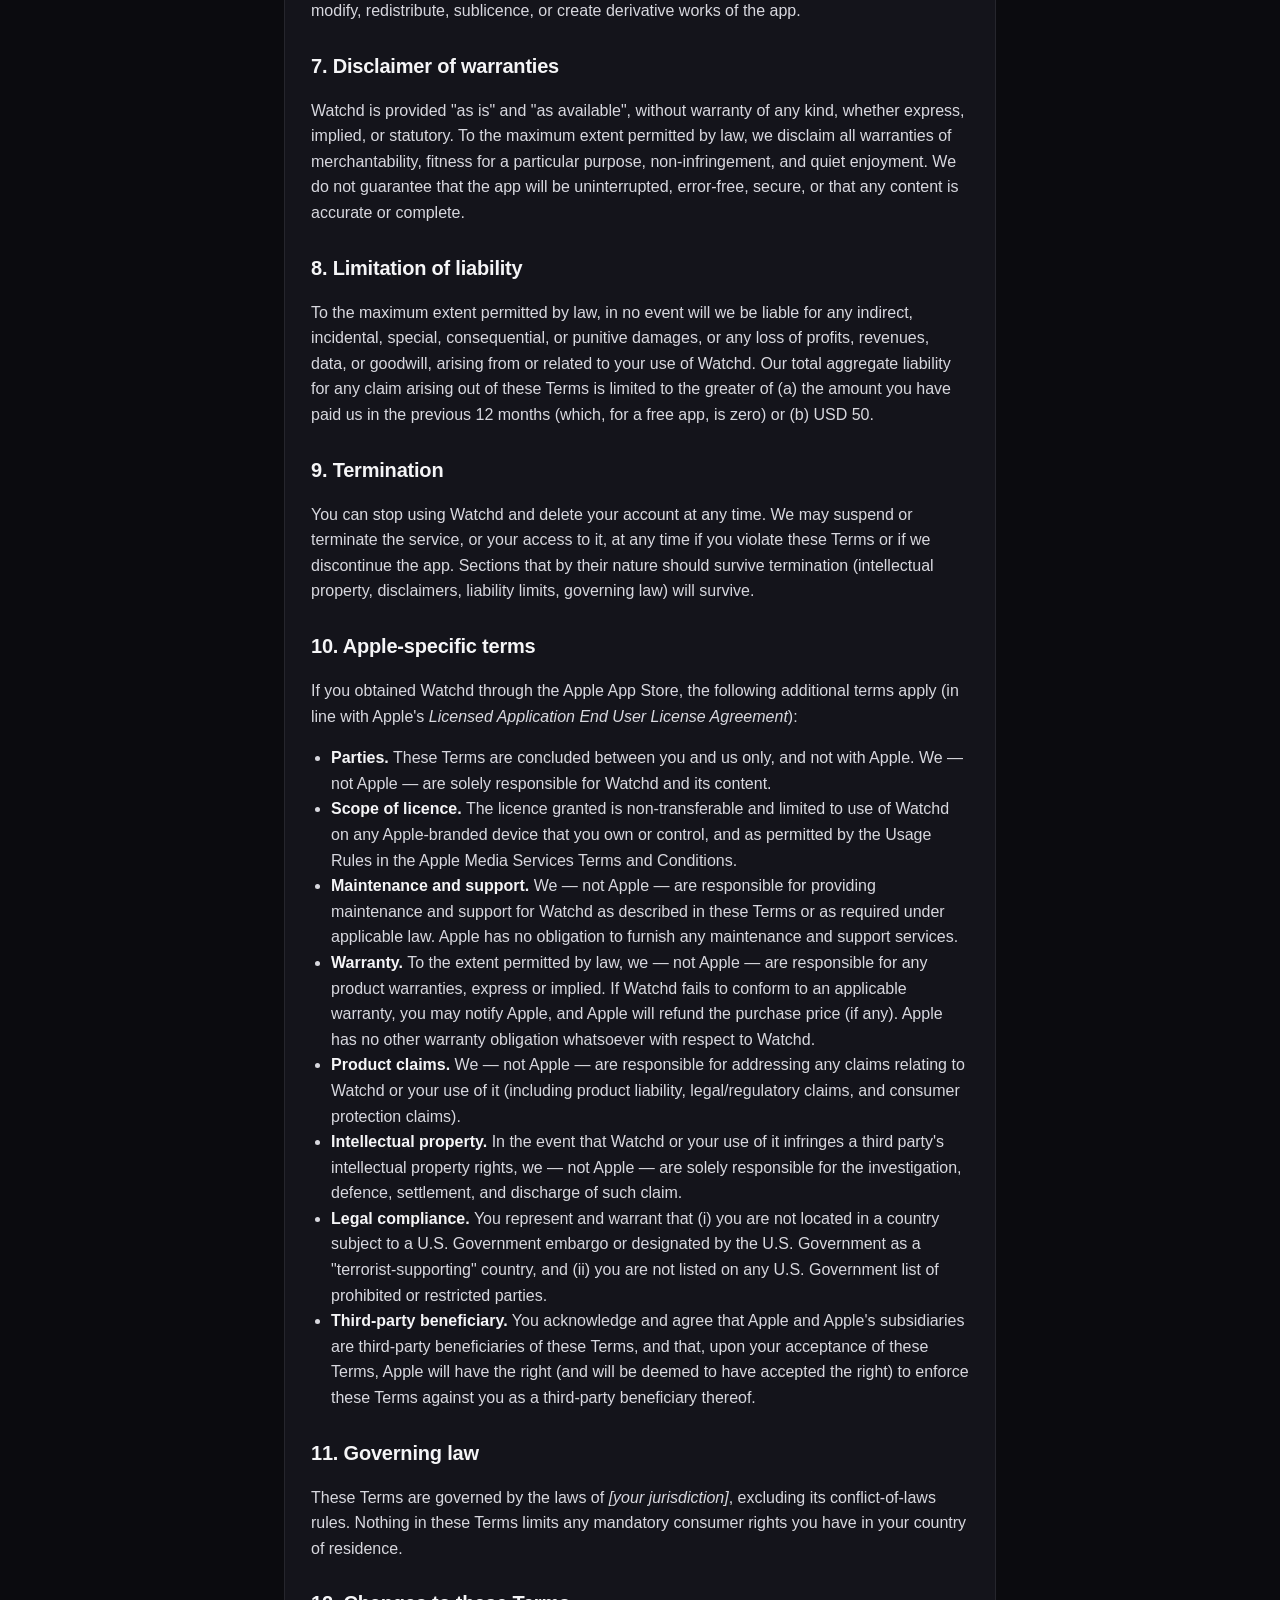
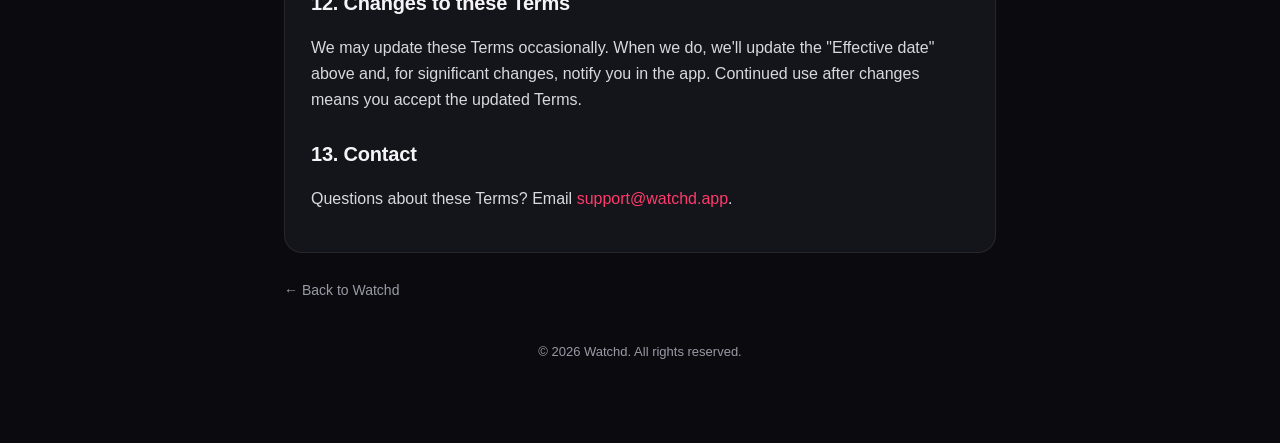
<file: watchd/terms.html>
<!doctype html>
<html lang="en">
<head>
<meta charset="utf-8" />
<meta name="viewport" content="width=device-width, initial-scale=1" />
<title>Watchd — Terms of Service</title>
<meta name="description" content="Terms of Service for Watchd, the movie & TV tracking app." />
<link rel="stylesheet" href="./assets/style.css" />
</head>
<body>
  <nav class="topnav">
    <a class="brand" href="./index.html">
      <span class="brand-logo">W</span>
      <span class="brand-name">Watchd</span>
    </a>
    <div class="topnav-links">
      <a href="./index.html">Home</a>
      <a href="./support.html">Support</a>
      <a href="./privacy.html">Privacy</a>
      <a href="./terms.html" aria-current="page">Terms</a>
    </div>
  </nav>

  <main class="wrap narrow">
    <header class="page-header">
      <div class="logo"><img src="./icon.png" alt="Watchd" /></div>
      <div>
        <h1>Terms of Service</h1>
        <div class="tag">The rules for using Watchd</div>
      </div>
    </header>

    <section class="card">
      <p class="muted">Effective date: May 25, 2026 · Version 1.1</p>
      <p>Welcome to Watchd. These Terms of Service ("Terms") form a binding agreement between you ("you") and the publisher of Watchd ("we", "us"). By downloading, installing, or using the app, you agree to these Terms. If you don't agree, please don't use Watchd.</p>

      <h2>1. The service</h2>
      <p>Watchd is a free mobile application that helps you track movies and TV shows you have watched, plan to watch, or rate. The app fetches metadata from <a href="https://www.themoviedb.org" target="_blank" rel="noopener">TMDB</a>. Watchd is not endorsed or certified by TMDB.</p>

      <h2>2. Your account</h2>
      <ul>
        <li>You sign in using a third-party identity provider (Google). You are responsible for keeping that account secure.</li>
        <li>You must be at least 13 years old (or the minimum age of digital consent in your jurisdiction) to use Watchd.</li>
        <li>You can delete your account at any time from <em>Settings → Account → Delete account</em>.</li>
      </ul>

      <h2>3. Acceptable use</h2>
      <p>You agree not to:</p>
      <ul>
        <li>Break any applicable law or violate anyone else's rights.</li>
        <li>Reverse-engineer, decompile, scrape, or interfere with the service or its underlying infrastructure.</li>
        <li>Upload abusive, infringing, or otherwise harmful content (notes, ratings, etc.).</li>
        <li>Use Watchd to redistribute or commercially exploit TMDB data in violation of TMDB's terms.</li>
      </ul>
      <p>We may suspend or terminate accounts that violate these rules.</p>

      <h2>4. Pricing</h2>
      <p>Watchd is currently free. There are no subscriptions, in-app purchases, or advertising. We reserve the right to introduce paid features in the future; if we do, current free functionality will remain available under reasonable terms, or you'll be notified in advance.</p>

      <h2>5. Third-party content</h2>
      <p>Film and TV metadata, posters, and backdrops are provided by TMDB. All trademarks, copyrights, and other intellectual property in those titles belong to their respective owners. Watchd merely surfaces this content for your personal, non-commercial use.</p>

      <h2>6. Intellectual property</h2>
      <p>The Watchd app, name, logo, and design are owned by us. Subject to these Terms, we grant you a personal, non-transferable, non-exclusive, revocable licence to install and use Watchd for its intended purpose on Apple-branded devices you own or control. You may not copy, modify, redistribute, sublicence, or create derivative works of the app.</p>

      <h2>7. Disclaimer of warranties</h2>
      <p>Watchd is provided "as is" and "as available", without warranty of any kind, whether express, implied, or statutory. To the maximum extent permitted by law, we disclaim all warranties of merchantability, fitness for a particular purpose, non-infringement, and quiet enjoyment. We do not guarantee that the app will be uninterrupted, error-free, secure, or that any content is accurate or complete.</p>

      <h2>8. Limitation of liability</h2>
      <p>To the maximum extent permitted by law, in no event will we be liable for any indirect, incidental, special, consequential, or punitive damages, or any loss of profits, revenues, data, or goodwill, arising from or related to your use of Watchd. Our total aggregate liability for any claim arising out of these Terms is limited to the greater of (a) the amount you have paid us in the previous 12 months (which, for a free app, is zero) or (b) USD 50.</p>

      <h2>9. Termination</h2>
      <p>You can stop using Watchd and delete your account at any time. We may suspend or terminate the service, or your access to it, at any time if you violate these Terms or if we discontinue the app. Sections that by their nature should survive termination (intellectual property, disclaimers, liability limits, governing law) will survive.</p>

      <h2>10. Apple-specific terms</h2>
      <p>If you obtained Watchd through the Apple App Store, the following additional terms apply (in line with Apple's <em>Licensed Application End User License Agreement</em>):</p>
      <ul>
        <li><strong>Parties.</strong> These Terms are concluded between you and us only, and not with Apple. We — not Apple — are solely responsible for Watchd and its content.</li>
        <li><strong>Scope of licence.</strong> The licence granted is non-transferable and limited to use of Watchd on any Apple-branded device that you own or control, and as permitted by the Usage Rules in the Apple Media Services Terms and Conditions.</li>
        <li><strong>Maintenance and support.</strong> We — not Apple — are responsible for providing maintenance and support for Watchd as described in these Terms or as required under applicable law. Apple has no obligation to furnish any maintenance and support services.</li>
        <li><strong>Warranty.</strong> To the extent permitted by law, we — not Apple — are responsible for any product warranties, express or implied. If Watchd fails to conform to an applicable warranty, you may notify Apple, and Apple will refund the purchase price (if any). Apple has no other warranty obligation whatsoever with respect to Watchd.</li>
        <li><strong>Product claims.</strong> We — not Apple — are responsible for addressing any claims relating to Watchd or your use of it (including product liability, legal/regulatory claims, and consumer protection claims).</li>
        <li><strong>Intellectual property.</strong> In the event that Watchd or your use of it infringes a third party's intellectual property rights, we — not Apple — are solely responsible for the investigation, defence, settlement, and discharge of such claim.</li>
        <li><strong>Legal compliance.</strong> You represent and warrant that (i) you are not located in a country subject to a U.S. Government embargo or designated by the U.S. Government as a "terrorist-supporting" country, and (ii) you are not listed on any U.S. Government list of prohibited or restricted parties.</li>
        <li><strong>Third-party beneficiary.</strong> You acknowledge and agree that Apple and Apple's subsidiaries are third-party beneficiaries of these Terms, and that, upon your acceptance of these Terms, Apple will have the right (and will be deemed to have accepted the right) to enforce these Terms against you as a third-party beneficiary thereof.</li>
      </ul>

      <h2>11. Governing law</h2>
      <p>These Terms are governed by the laws of <em>[your jurisdiction]</em>, excluding its conflict-of-laws rules. Nothing in these Terms limits any mandatory consumer rights you have in your country of residence.</p>

      <h2>12. Changes to these Terms</h2>
      <p>We may update these Terms occasionally. When we do, we'll update the "Effective date" above and, for significant changes, notify you in the app. Continued use after changes means you accept the updated Terms.</p>

      <h2>13. Contact</h2>
      <p>Questions about these Terms? Email <a href="mailto:support@watchd.app">support@watchd.app</a>.</p>
    </section>

    <div class="nav-back"><a href="./index.html">← Back to Watchd</a></div>

    <footer>
      &copy; <span id="y"></span> Watchd. All rights reserved.
    </footer>
  </main>
  <script>document.getElementById('y').textContent = new Date().getFullYear();</script>
</body>
</html>
</file>
<file: watchd/assets/style.css>
:root {
  --bg: #0b0b0f;
  --bg-2: #0f0f15;
  --panel: #14141b;
  --panel-2: #1a1a23;
  --text: #f5f5f7;
  --muted: #9a9aa6;
  --accent: #ff3b6b;
  --accent-2: #ff8a3b;
  --border: rgba(255, 255, 255, 0.08);
  --border-strong: rgba(255, 255, 255, 0.14);
}

* { box-sizing: border-box; }
html, body { margin: 0; padding: 0; }
html { scroll-behavior: smooth; }

body {
  font-family: -apple-system, BlinkMacSystemFont, "SF Pro Text", "SF Pro Display", "Segoe UI", Roboto, Helvetica, Arial, sans-serif;
  background:
    radial-gradient(1200px 600px at 80% -10%, rgba(255, 59, 107, 0.18), transparent 60%),
    radial-gradient(900px 500px at -10% 20%, rgba(80, 120, 255, 0.10), transparent 60%),
    var(--bg);
  color: var(--text);
  line-height: 1.6;
  min-height: 100vh;
  -webkit-font-smoothing: antialiased;
  text-rendering: optimizeLegibility;
}

/* ---------- Top nav ---------- */
.topnav {
  position: sticky;
  top: 0;
  z-index: 50;
  display: flex;
  align-items: center;
  justify-content: space-between;
  padding: 14px 24px;
  background: rgba(11, 11, 15, 0.72);
  backdrop-filter: saturate(140%) blur(18px);
  -webkit-backdrop-filter: saturate(140%) blur(18px);
  border-bottom: 1px solid var(--border);
}
.brand {
  display: inline-flex;
  align-items: center;
  gap: 10px;
  text-decoration: none;
  color: var(--text);
}
.brand-logo {
  width: 30px; height: 30px;
  border-radius: 9px;
  background: linear-gradient(135deg, var(--accent), var(--accent-2));
  display: grid; place-items: center;
  font-weight: 700; font-size: 14px; color: white;
  box-shadow: 0 6px 18px rgba(255, 59, 107, 0.35);
}
.brand-name { font-weight: 600; letter-spacing: -0.01em; }
.topnav-links { display: flex; gap: 18px; }
.topnav-links a {
  color: var(--muted);
  text-decoration: none;
  font-size: 14px;
  transition: color 0.15s ease;
}
.topnav-links a:hover { color: var(--text); }
.topnav-links a[aria-current="page"] { color: var(--text); }

/* ---------- Layout ---------- */
.wrap { max-width: 1100px; margin: 0 auto; padding: 56px 24px 80px; }
.wrap.narrow { max-width: 760px; }

.page-header { display: flex; flex-direction: column; align-items: center; text-align: center; gap: 16px; margin-bottom: 32px; }
.logo {
  width: 100px; height: 100px; border-radius: 24px;
  overflow: hidden;
  box-shadow: 0 16px 40px rgba(255, 59, 107, 0.35);
}
.logo img { width: 100%; height: 100%; display: block; }
h1 { font-size: 34px; margin: 0; letter-spacing: -0.02em; line-height: 1.15; }
h2 { font-size: 20px; margin: 26px 0 10px; letter-spacing: -0.01em; }
h3 { font-size: 16px; margin: 16px 0 6px; color: var(--text); }
h2:first-child { margin-top: 0; }
.tag { color: var(--muted); font-size: 15px; margin-top: 2px; }

p, li { color: #d8d8df; font-size: 16px; }
ul, ol { padding-left: 20px; }
a { color: var(--accent); text-decoration: none; }
a:hover { text-decoration: underline; }
strong { color: var(--text); }

.muted { color: var(--muted); font-size: 14px; }

.card {
  background: var(--panel);
  border: 1px solid var(--border);
  border-radius: 18px;
  padding: 24px 26px;
  margin-bottom: 18px;
}

.nav-back { margin: 24px 0 8px; }
.nav-back a { color: var(--muted); font-size: 14px; }

footer {
  color: var(--muted);
  font-size: 13px;
  text-align: center;
  margin-top: 40px;
}

/* ---------- Hero ---------- */
.hero {
  position: relative;
  padding: 80px 24px 60px;
  max-width: 1200px;
  margin: 0 auto;
  text-align: center;
  overflow: hidden;
}
.hero-eyebrow {
  display: inline-block;
  padding: 6px 12px;
  border: 1px solid var(--border-strong);
  border-radius: 999px;
  font-size: 12px;
  letter-spacing: 0.08em;
  text-transform: uppercase;
  color: var(--muted);
  margin-bottom: 22px;
}
.hero h1.hero-title {
  font-size: clamp(40px, 6vw, 72px);
  letter-spacing: -0.035em;
  font-weight: 700;
  line-height: 1.02;
  margin: 0 auto 20px;
  max-width: 880px;
  background: linear-gradient(180deg, #ffffff 0%, #c8c8d3 100%);
  -webkit-background-clip: text;
  background-clip: text;
  color: transparent;
}
.hero-sub {
  font-size: clamp(17px, 1.7vw, 20px);
  color: var(--muted);
  max-width: 640px;
  margin: 0 auto 32px;
}
.hero-cta {
  display: inline-flex;
  align-items: center;
  gap: 12px;
  flex-wrap: wrap;
  justify-content: center;
}
.btn {
  display: inline-flex;
  align-items: center;
  gap: 8px;
  padding: 14px 22px;
  border-radius: 999px;
  font-weight: 600;
  font-size: 15px;
  text-decoration: none;
  transition: transform 0.15s ease, box-shadow 0.15s ease, opacity 0.15s ease;
}
.btn-primary {
  background: var(--accent);
  color: white;
  box-shadow: 0 10px 28px rgba(255, 59, 107, 0.45);
}
.btn-primary:hover { transform: translateY(-1px); text-decoration: none; }
.btn-ghost {
  background: rgba(255, 255, 255, 0.05);
  color: var(--text);
  border: 1px solid var(--border-strong);
}
.btn-ghost:hover { background: rgba(255, 255, 255, 0.08); text-decoration: none; }

.hero-image {
  margin: 56px auto 0;
  max-width: 1100px;
  border-radius: 24px;
  overflow: hidden;
  position: relative;
  border: 1px solid var(--border);
  box-shadow:
    0 40px 80px rgba(0, 0, 0, 0.6),
    0 0 0 1px rgba(255, 255, 255, 0.02) inset;
  aspect-ratio: 3 / 2;
  background: linear-gradient(135deg, #1a1320, #0b0b0f);
}
.hero-image img {
  display: block;
  width: 100%; height: 100%;
  object-fit: cover;
}

/* ---------- Strip ---------- */
.strip {
  display: flex;
  flex-wrap: wrap;
  justify-content: center;
  gap: 28px;
  padding: 28px 24px;
  max-width: 1100px;
  margin: 0 auto;
  color: var(--muted);
  font-size: 14px;
  letter-spacing: 0.02em;
  border-top: 1px solid var(--border);
  border-bottom: 1px solid var(--border);
}
.strip span { display: inline-flex; align-items: center; gap: 8px; }
.strip .dot { width: 5px; height: 5px; border-radius: 50%; background: var(--accent); display: inline-block; }

/* ---------- Sections ---------- */
.section {
  max-width: 1100px;
  margin: 0 auto;
  padding: 100px 24px;
}
.section-eyebrow {
  display: block;
  text-align: center;
  color: var(--accent);
  font-size: 13px;
  letter-spacing: 0.18em;
  text-transform: uppercase;
  margin-bottom: 12px;
}
.section-title {
  text-align: center;
  font-size: clamp(30px, 4vw, 48px);
  letter-spacing: -0.025em;
  margin: 0 auto 16px;
  max-width: 760px;
  line-height: 1.1;
}
.section-sub {
  text-align: center;
  color: var(--muted);
  max-width: 620px;
  margin: 0 auto 56px;
  font-size: 17px;
}

/* ---------- Feature grid w/ phone mocks ---------- */
.features {
  display: grid;
  grid-template-columns: repeat(3, 1fr);
  gap: 28px;
}
.feature {
  background: linear-gradient(180deg, var(--panel) 0%, var(--panel-2) 100%);
  border: 1px solid var(--border);
  border-radius: 24px;
  padding: 36px 24px 0;
  display: flex;
  flex-direction: column;
  align-items: center;
  text-align: center;
  overflow: hidden;
  position: relative;
}
.feature h3 {
  font-size: 19px;
  margin: 0 0 8px;
  letter-spacing: -0.01em;
}
.feature p {
  color: var(--muted);
  font-size: 15px;
  margin: 0 0 28px;
  max-width: 260px;
}
.feature .phone-wrap {
  margin-top: auto;
  transform: translateY(20px);
}

/* ---------- Phone mock ---------- */
.phone {
  width: 220px;
  height: 440px;
  border-radius: 38px;
  background: #000;
  border: 8px solid #1c1c22;
  box-shadow:
    0 30px 60px rgba(0, 0, 0, 0.55),
    0 0 0 1px rgba(255, 255, 255, 0.05) inset;
  position: relative;
  padding: 12px;
  overflow: hidden;
}
.phone::before {
  content: "";
  position: absolute;
  top: 8px; left: 50%;
  transform: translateX(-50%);
  width: 90px; height: 22px;
  background: #000;
  border-radius: 14px;
  z-index: 3;
}
.phone-screen {
  width: 100%;
  height: 100%;
  border-radius: 28px;
  background: var(--bg);
  overflow: hidden;
  position: relative;
  padding: 38px 12px 12px;
}
.ps-title {
  font-size: 13px;
  font-weight: 700;
  letter-spacing: -0.01em;
  margin-bottom: 10px;
  color: var(--text);
}
.ps-sub { font-size: 9px; color: var(--muted); margin-bottom: 10px; }

/* Library grid in phone */
.ps-grid {
  display: grid;
  grid-template-columns: repeat(3, 1fr);
  gap: 5px;
}
.ps-poster {
  aspect-ratio: 2/3;
  border-radius: 6px;
  background: linear-gradient(135deg, #2a1530, #4a1a2a);
  position: relative;
  overflow: hidden;
}
.ps-poster::after {
  content: "";
  position: absolute; inset: 0;
  background: linear-gradient(180deg, transparent 40%, rgba(0,0,0,0.6));
}
.ps-poster.p1 { background: linear-gradient(135deg, #5a2030, #1a0d1f); }
.ps-poster.p2 { background: linear-gradient(135deg, #1f3a5a, #0d1a2a); }
.ps-poster.p3 { background: linear-gradient(135deg, #5a4520, #2a200d); }
.ps-poster.p4 { background: linear-gradient(135deg, #4a1f5a, #1f0d2a); }
.ps-poster.p5 { background: linear-gradient(135deg, #5a2020, #2a0d0d); }
.ps-poster.p6 { background: linear-gradient(135deg, #205a3a, #0d2a1f); }
.ps-poster.p7 { background: linear-gradient(135deg, #2a2a3a, #14141b); }
.ps-poster.p8 { background: linear-gradient(135deg, #5a3a20, #2a1f0d); }
.ps-poster.p9 { background: linear-gradient(135deg, #3a205a, #1f0d2a); }

/* Discover hero card */
.ps-hero {
  aspect-ratio: 3/4;
  border-radius: 10px;
  background: linear-gradient(135deg, #6a1f3a, #2a0d1f);
  position: relative;
  overflow: hidden;
  margin-bottom: 8px;
}
.ps-hero::after {
  content: "";
  position: absolute; inset: 0;
  background: radial-gradient(circle at 30% 30%, rgba(255, 100, 130, 0.4), transparent 60%);
}
.ps-hero-label {
  position: absolute;
  bottom: 8px; left: 8px; right: 8px;
  font-size: 10px;
  font-weight: 700;
  z-index: 2;
}
.ps-chip-row { display: flex; gap: 4px; flex-wrap: wrap; }
.ps-chip {
  font-size: 8px;
  padding: 3px 7px;
  border-radius: 99px;
  background: rgba(255, 255, 255, 0.08);
  border: 1px solid rgba(255, 255, 255, 0.1);
  color: var(--text);
}
.ps-chip.active { background: var(--accent); border-color: var(--accent); }

/* Tag card */
.ps-tag-card {
  background: var(--panel);
  border: 1px solid var(--border);
  border-radius: 10px;
  padding: 10px;
  display: flex;
  gap: 10px;
}
.ps-tag-poster {
  width: 50px; height: 75px;
  border-radius: 5px;
  background: linear-gradient(135deg, #4a1f5a, #1f0d2a);
  flex-shrink: 0;
}
.ps-tag-content { flex: 1; min-width: 0; }
.ps-tag-title { font-size: 10px; font-weight: 700; margin-bottom: 2px; }
.ps-tag-meta { font-size: 8px; color: var(--muted); margin-bottom: 6px; }
.ps-stars { color: var(--accent); font-size: 9px; letter-spacing: 1px; }
.ps-actions { margin-top: 10px; display: flex; flex-direction: column; gap: 6px; }
.ps-action {
  display: flex; justify-content: space-between; align-items: center;
  font-size: 9px;
  padding: 7px 9px;
  background: rgba(255,255,255,0.04);
  border-radius: 7px;
  border: 1px solid var(--border);
}
.ps-action.on { background: rgba(255, 59, 107, 0.15); border-color: rgba(255, 59, 107, 0.35); color: var(--accent); }
.ps-toggle { width: 18px; height: 11px; border-radius: 99px; background: rgba(255,255,255,0.1); position: relative; }
.ps-toggle::after { content: ""; position: absolute; top: 1px; left: 1px; width: 9px; height: 9px; border-radius: 50%; background: white; }
.ps-toggle.on { background: var(--accent); }
.ps-toggle.on::after { left: auto; right: 1px; }

/* ---------- Steps ---------- */
.steps {
  display: grid;
  grid-template-columns: repeat(3, 1fr);
  gap: 20px;
}
.step {
  padding: 28px 24px;
  background: var(--panel);
  border: 1px solid var(--border);
  border-radius: 18px;
  position: relative;
}
.step-num {
  display: inline-block;
  width: 32px; height: 32px;
  border-radius: 10px;
  background: rgba(255, 59, 107, 0.15);
  color: var(--accent);
  font-weight: 700;
  display: grid; place-items: center;
  margin-bottom: 14px;
  font-size: 14px;
}
.step h3 { margin: 0 0 6px; font-size: 17px; }
.step p { margin: 0; color: var(--muted); font-size: 15px; }

/* ---------- Big footer CTA ---------- */
.cta-card {
  max-width: 1100px;
  margin: 0 auto;
  padding: 60px 32px;
  border-radius: 28px;
  text-align: center;
  background:
    radial-gradient(600px 240px at 50% 0%, rgba(255, 59, 107, 0.25), transparent 70%),
    linear-gradient(180deg, var(--panel) 0%, var(--panel-2) 100%);
  border: 1px solid var(--border-strong);
}
.cta-card h2 {
  font-size: clamp(28px, 4vw, 40px);
  letter-spacing: -0.025em;
  margin: 0 0 12px;
}
.cta-card p { color: var(--muted); margin: 0 0 28px; }

/* ---------- Site footer ---------- */
.site-footer {
  max-width: 1100px;
  margin: 80px auto 40px;
  padding: 32px 24px 0;
  border-top: 1px solid var(--border);
  display: flex;
  flex-wrap: wrap;
  gap: 24px;
  justify-content: space-between;
  align-items: center;
  color: var(--muted);
  font-size: 14px;
}
.site-footer-links { display: flex; gap: 22px; flex-wrap: wrap; }
.site-footer-links a { color: var(--muted); }
.site-footer-links a:hover { color: var(--text); text-decoration: none; }

/* ---------- Reveal on scroll ---------- */
.reveal {
  opacity: 0;
  transform: translateY(20px);
  transition: opacity 0.7s ease, transform 0.7s ease;
}
.reveal.in {
  opacity: 1;
  transform: none;
}

/* ---------- Details / FAQ ---------- */
details {
  margin: 10px 0;
  padding: 14px 16px;
  background: rgba(255, 255, 255, 0.03);
  border-radius: 12px;
  border: 1px solid var(--border);
}
details summary { cursor: pointer; font-weight: 600; }
details[open] { background: rgba(255, 255, 255, 0.05); }
details p { margin: 10px 0 4px; color: var(--muted); }

.contact-btn {
  display: inline-block;
  margin-top: 6px;
  padding: 12px 18px;
  background: var(--accent);
  color: white;
  border-radius: 999px;
  font-weight: 600;
  box-shadow: 0 8px 20px rgba(255, 59, 107, 0.35);
}
.contact-btn:hover { text-decoration: none; opacity: 0.95; }

/* ---------- Responsive ---------- */
@media (max-width: 880px) {
  .features { grid-template-columns: 1fr; max-width: 360px; margin: 0 auto; }
  .steps { grid-template-columns: 1fr; }
  .section { padding: 70px 20px; }
  .hero { padding: 56px 20px 40px; }
  .topnav { padding: 12px 16px; }
  .topnav-links { gap: 14px; }
  .topnav-links a { font-size: 13px; }
}
@media (max-width: 520px) {
  .topnav-links a:nth-child(n+3) { display: none; }
  .strip { gap: 12px; font-size: 12px; padding: 18px 16px; }
}
</file>
